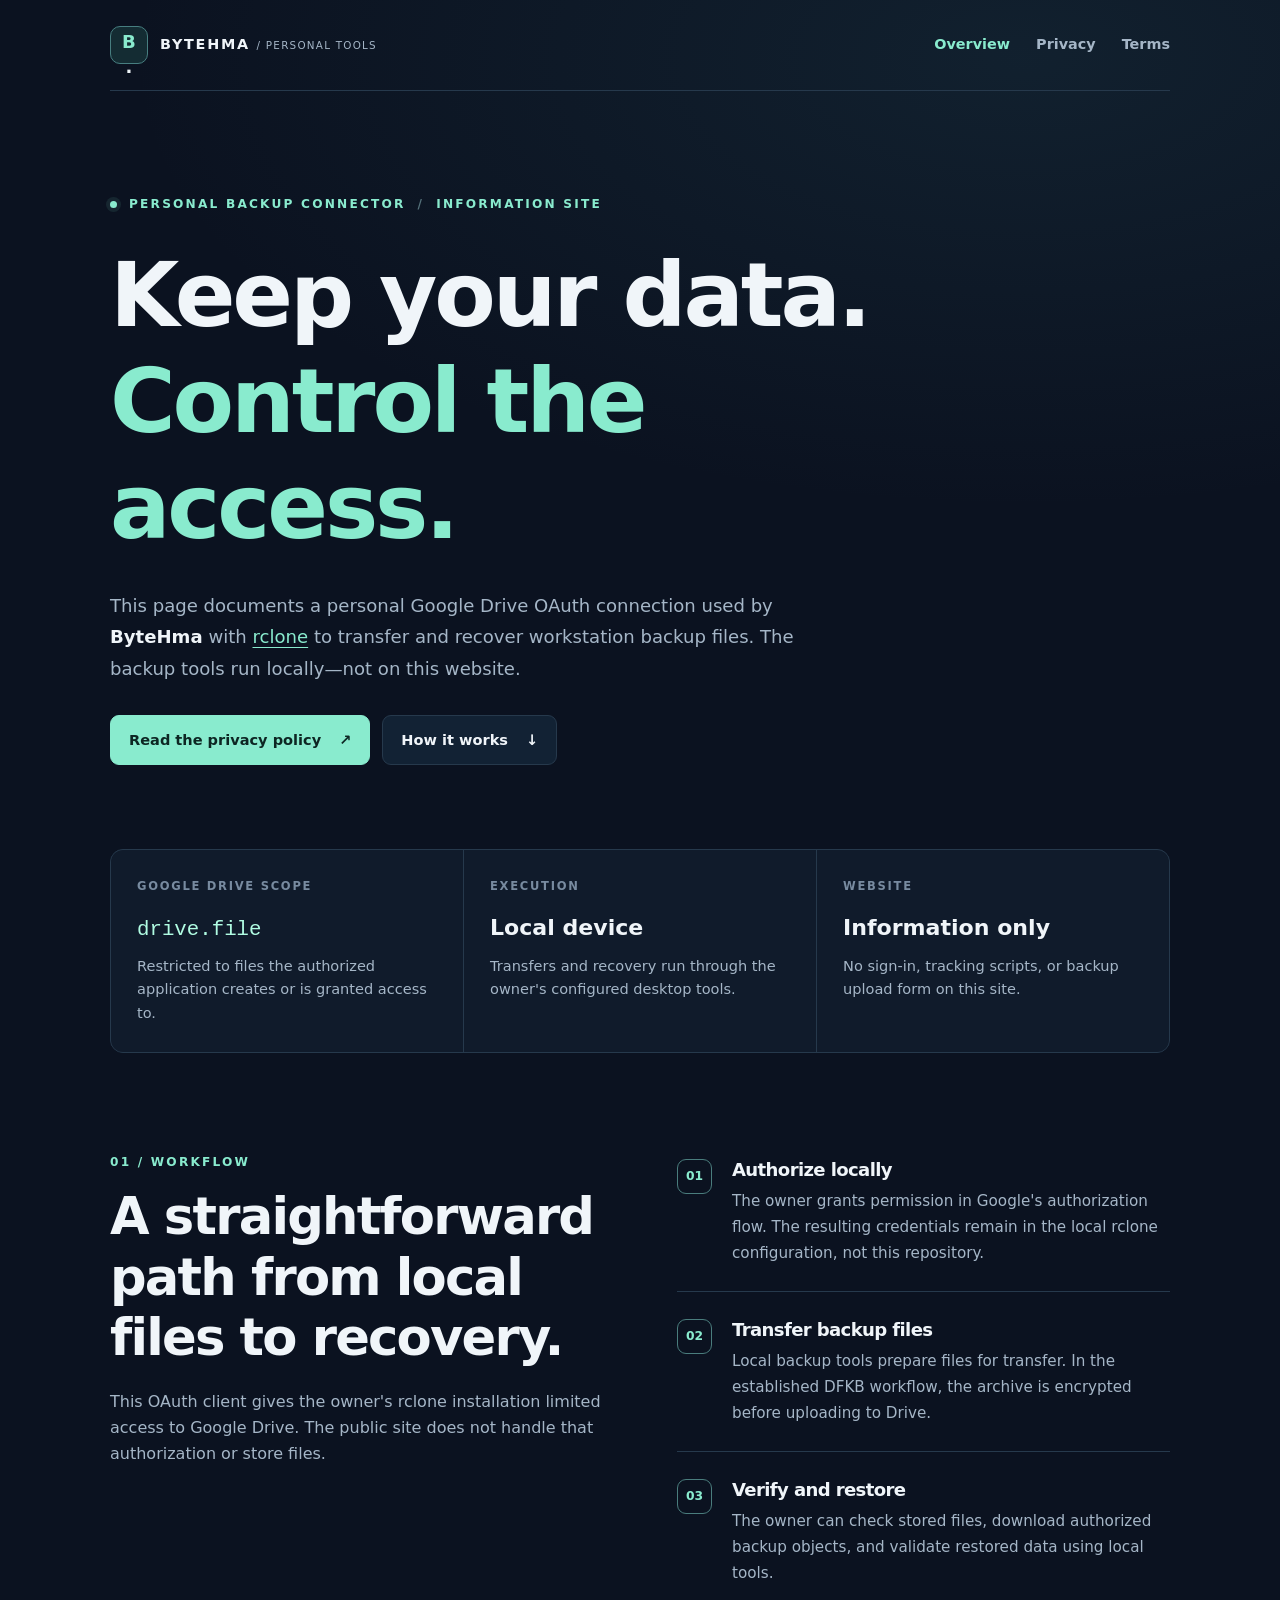
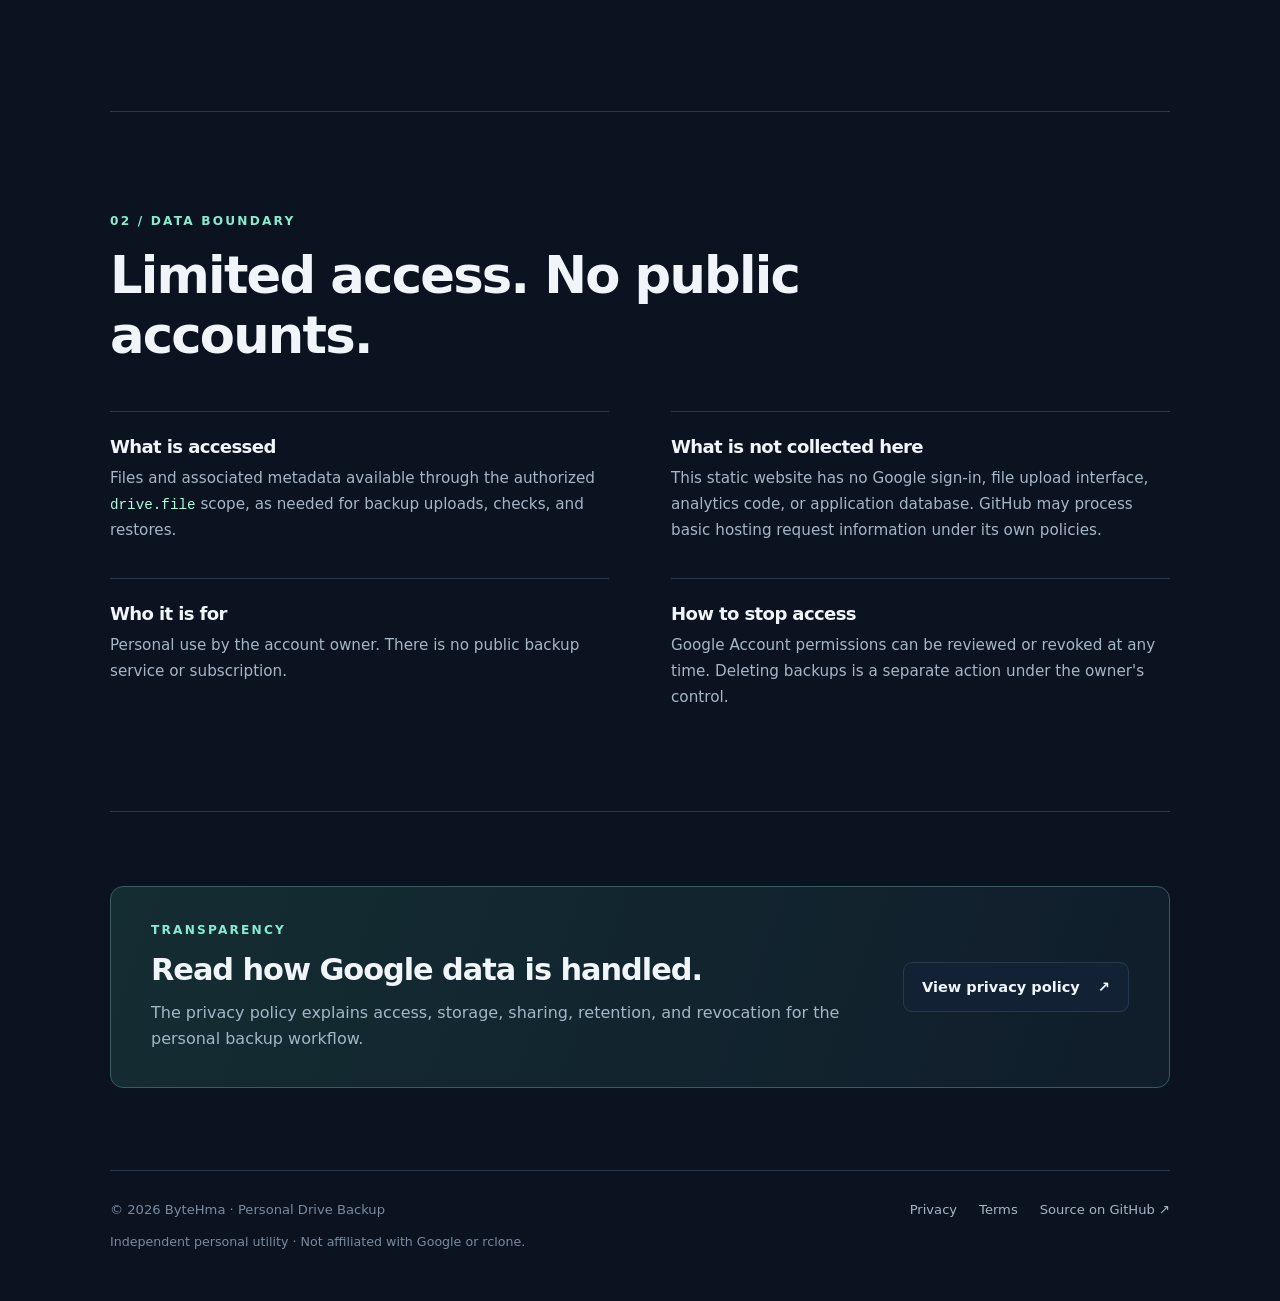
<file: index.html>
<!doctype html>
<html lang="en">
<head>
  <meta charset="utf-8">
  <meta name="viewport" content="width=device-width, initial-scale=1">
  <meta name="theme-color" content="#0b1220">
  <meta name="description" content="Information about ByteHma's personal rclone Google Drive backup connector, its limited access, and privacy practices.">
  <title>ByteHma · Personal Drive Backup</title>
  <link rel="stylesheet" href="./assets/site.css">
</head>
<body>
  <a class="skip-link" href="#main">Skip to content</a>
  <div class="site-shell">
    <header class="site-header">
      <a class="brand" href="./" aria-label="ByteHma backup homepage"><span class="brand-mark" aria-hidden="true">B<span>·</span></span><span>BYTEHMA <small>/ PERSONAL TOOLS</small></span></a>
      <nav aria-label="Main navigation"><a aria-current="page" href="./">Overview</a><a href="./privacy.html">Privacy</a><a href="./terms.html">Terms</a></nav>
    </header>
    <main id="main">
      <section class="hero" aria-labelledby="hero-title">
        <div class="eyebrow"><span class="status-dot" aria-hidden="true"></span> PERSONAL BACKUP CONNECTOR <span class="eyebrow-divider">/</span> INFORMATION SITE</div>
        <h1 id="hero-title">Keep your data.<br><span class="accent">Control the access.</span></h1>
        <p class="hero-description">This page documents a personal Google Drive OAuth connection used by <strong>ByteHma</strong> with <a href="https://rclone.org/" rel="noopener noreferrer">rclone</a> to transfer and recover workstation backup files. The backup tools run locally—not on this website.</p>
        <div class="actions"><a class="button primary" href="./privacy.html">Read the privacy policy <span aria-hidden="true">↗</span></a><a class="button secondary" href="#how-it-works">How it works <span aria-hidden="true">↓</span></a></div>
      </section>
      <section class="metric-grid" aria-label="At a glance">
        <article class="metric"><p class="metric-label">GOOGLE DRIVE SCOPE</p><p class="metric-value"><code>drive.file</code></p><p class="metric-detail">Restricted to files the authorized application creates or is granted access to.</p></article>
        <article class="metric"><p class="metric-label">EXECUTION</p><p class="metric-value">Local device</p><p class="metric-detail">Transfers and recovery run through the owner's configured desktop tools.</p></article>
        <article class="metric"><p class="metric-label">WEBSITE</p><p class="metric-value">Information only</p><p class="metric-detail">No sign-in, tracking scripts, or backup upload form on this site.</p></article>
      </section>
      <section class="section two-column" id="how-it-works" aria-labelledby="how-title">
        <div class="section-intro"><p class="section-kicker">01 / WORKFLOW</p><h2 id="how-title">A straightforward path from local files to recovery.</h2><p>This OAuth client gives the owner's rclone installation limited access to Google Drive. The public site does not handle that authorization or store files.</p></div>
        <ol class="steps">
          <li><span class="step-index">01</span><div><h3>Authorize locally</h3><p>The owner grants permission in Google's authorization flow. The resulting credentials remain in the local rclone configuration, not this repository.</p></div></li>
          <li><span class="step-index">02</span><div><h3>Transfer backup files</h3><p>Local backup tools prepare files for transfer. In the established DFKB workflow, the archive is encrypted before uploading to Drive.</p></div></li>
          <li><span class="step-index">03</span><div><h3>Verify and restore</h3><p>The owner can check stored files, download authorized backup objects, and validate restored data using local tools.</p></div></li>
        </ol>
      </section>
      <section class="section separation" aria-labelledby="access-title"><p class="section-kicker">02 / DATA BOUNDARY</p><h2 id="access-title">Limited access. No public accounts.</h2><div class="info-grid"><div><h3>What is accessed</h3><p>Files and associated metadata available through the authorized <code>drive.file</code> scope, as needed for backup uploads, checks, and restores.</p></div><div><h3>What is not collected here</h3><p>This static website has no Google sign-in, file upload interface, analytics code, or application database. GitHub may process basic hosting request information under its own policies.</p></div><div><h3>Who it is for</h3><p>Personal use by the account owner. There is no public backup service or subscription.</p></div><div><h3>How to stop access</h3><p>Google Account permissions can be reviewed or revoked at any time. Deleting backups is a separate action under the owner's control.</p></div></div></section>
      <section class="notice" aria-labelledby="notice-title"><div><p class="section-kicker">TRANSPARENCY</p><h2 id="notice-title">Read how Google data is handled.</h2><p>The privacy policy explains access, storage, sharing, retention, and revocation for the personal backup workflow.</p></div><a class="button secondary" href="./privacy.html">View privacy policy <span aria-hidden="true">↗</span></a></section>
    </main>
    <footer class="site-footer"><span>© 2026 ByteHma · Personal Drive Backup</span><div><a href="./privacy.html">Privacy</a><a href="./terms.html">Terms</a><a href="https://github.com/ByteHma/symmetrical-octo-couscous" rel="noopener noreferrer">Source on GitHub ↗</a></div><p>Independent personal utility · Not affiliated with Google or rclone.</p></footer>
  </div>
</body>
</html>
</file>
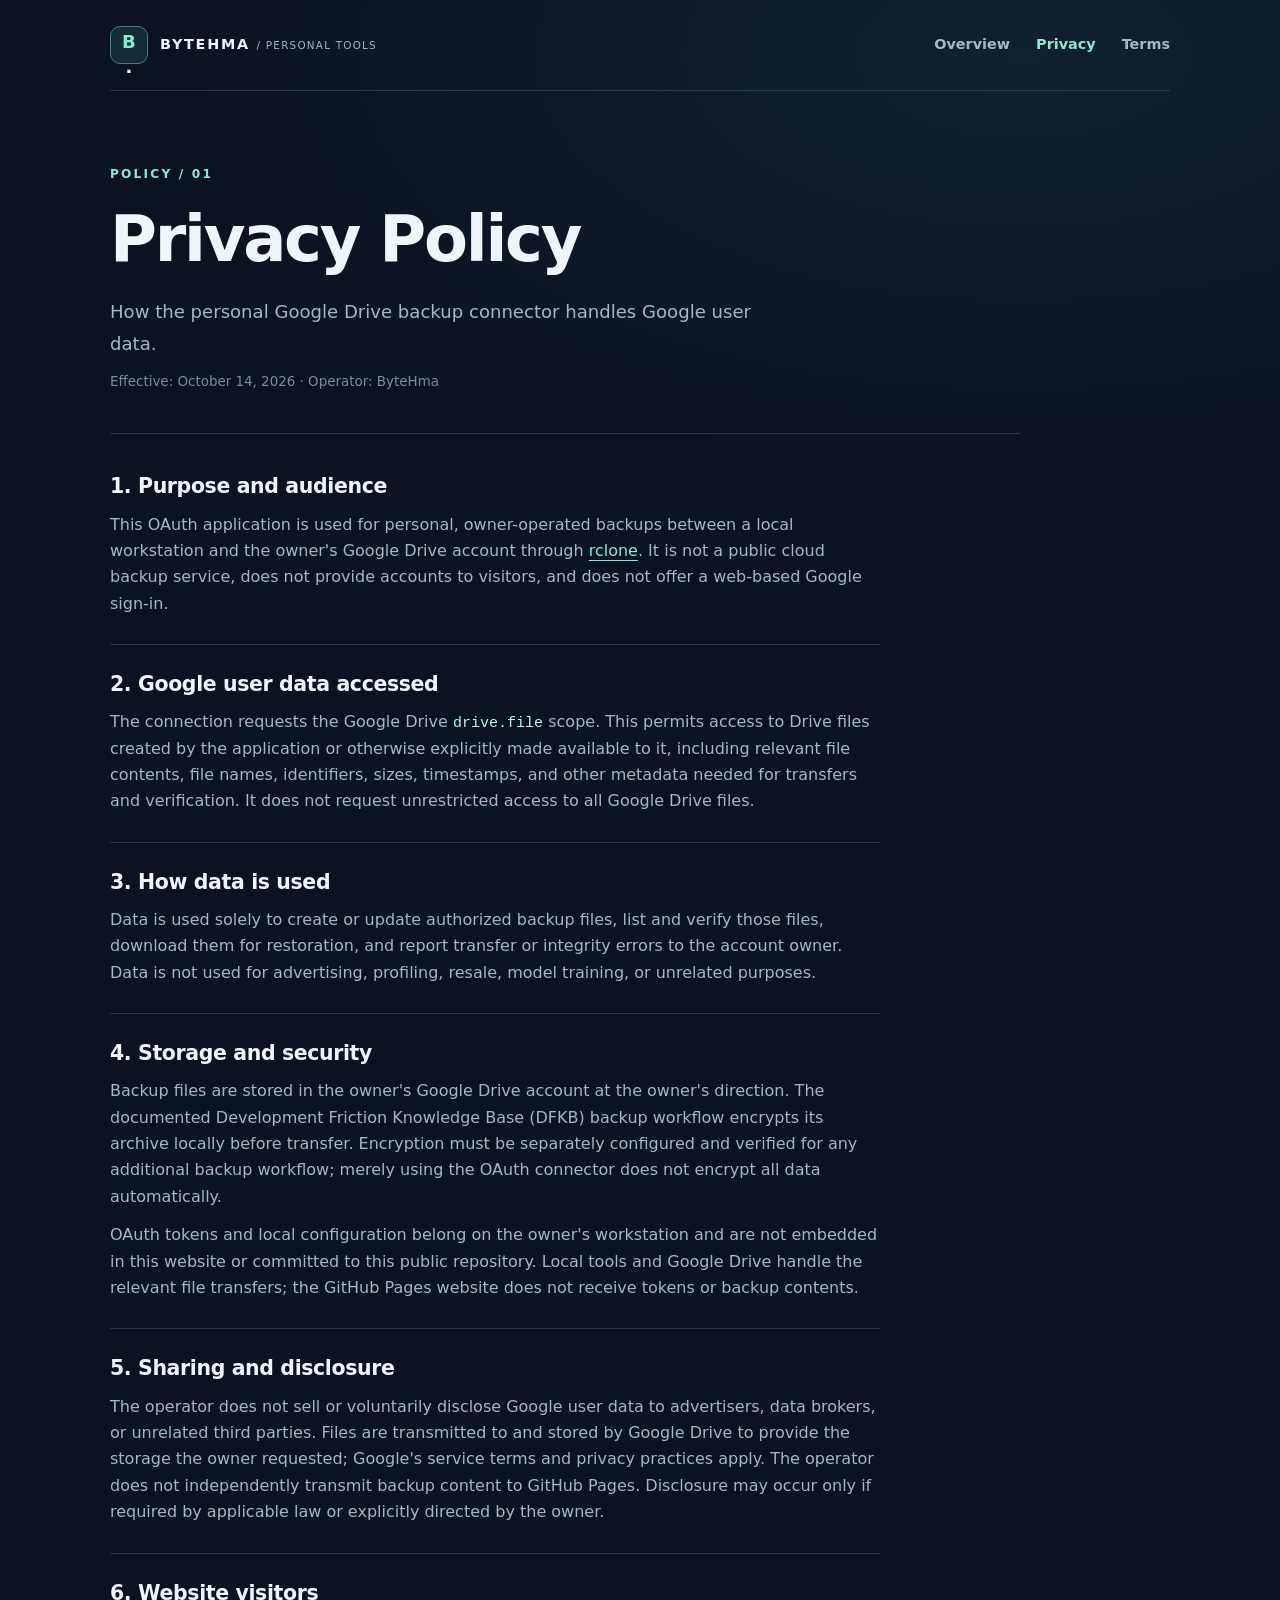
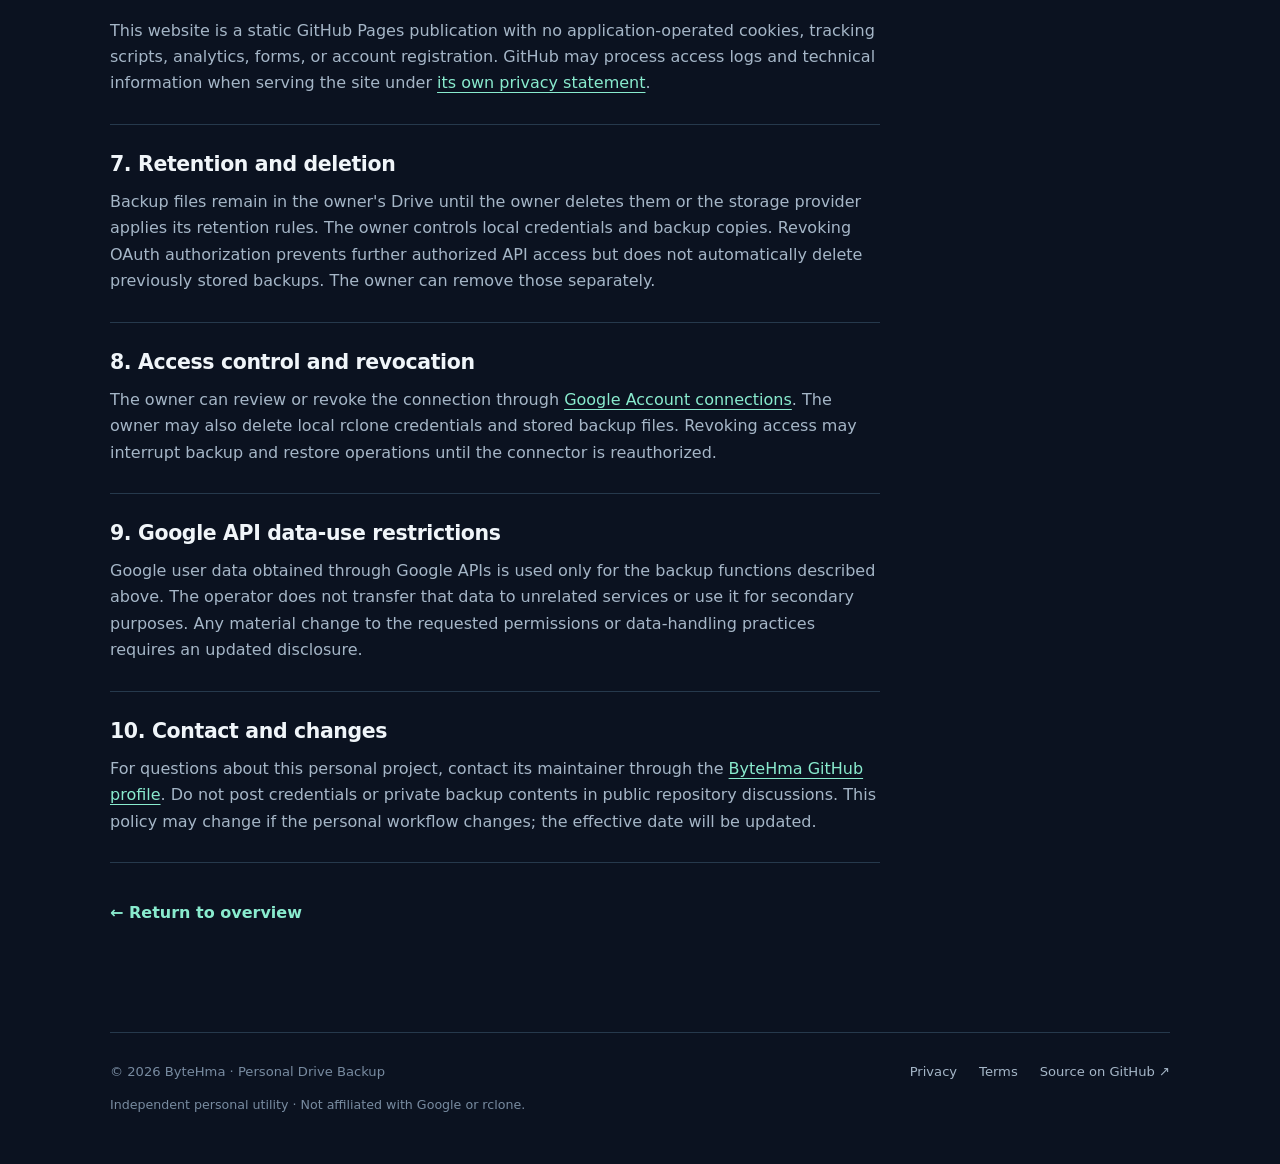
<file: privacy.html>
<!doctype html>
<html lang="en">
<head>
  <meta charset="utf-8">
  <meta name="viewport" content="width=device-width, initial-scale=1">
  <meta name="theme-color" content="#0b1220">
  <meta name="description" content="How ByteHma's personal rclone Google Drive backup connector accesses, uses, stores, and protects Google user data.">
  <title>Privacy Policy · ByteHma Personal Drive Backup</title>
  <link rel="stylesheet" href="./assets/site.css">
</head>
<body>
  <a class="skip-link" href="#main">Skip to content</a>
  <div class="site-shell">
    <header class="site-header"><a class="brand" href="./" aria-label="ByteHma backup homepage"><span class="brand-mark" aria-hidden="true">B<span>·</span></span><span>BYTEHMA <small>/ PERSONAL TOOLS</small></span></a><nav aria-label="Main navigation"><a href="./">Overview</a><a aria-current="page" href="./privacy.html">Privacy</a><a href="./terms.html">Terms</a></nav></header>
    <main id="main" class="document">
      <div class="document-heading"><p class="section-kicker">POLICY / 01</p><h1>Privacy Policy</h1><p class="lead">How the personal Google Drive backup connector handles Google user data.</p><p class="updated">Effective: October 14, 2026 · Operator: ByteHma</p></div>
      <div class="document-content">
        <section><h2>1. Purpose and audience</h2><p>This OAuth application is used for personal, owner-operated backups between a local workstation and the owner's Google Drive account through <a href="https://rclone.org/" rel="noopener noreferrer">rclone</a>. It is not a public cloud backup service, does not provide accounts to visitors, and does not offer a web-based Google sign-in.</p></section>
        <section><h2>2. Google user data accessed</h2><p>The connection requests the Google Drive <code>drive.file</code> scope. This permits access to Drive files created by the application or otherwise explicitly made available to it, including relevant file contents, file names, identifiers, sizes, timestamps, and other metadata needed for transfers and verification. It does not request unrestricted access to all Google Drive files.</p></section>
        <section><h2>3. How data is used</h2><p>Data is used solely to create or update authorized backup files, list and verify those files, download them for restoration, and report transfer or integrity errors to the account owner. Data is not used for advertising, profiling, resale, model training, or unrelated purposes.</p></section>
        <section><h2>4. Storage and security</h2><p>Backup files are stored in the owner's Google Drive account at the owner's direction. The documented Development Friction Knowledge Base (DFKB) backup workflow encrypts its archive locally before transfer. Encryption must be separately configured and verified for any additional backup workflow; merely using the OAuth connector does not encrypt all data automatically.</p><p>OAuth tokens and local configuration belong on the owner's workstation and are not embedded in this website or committed to this public repository. Local tools and Google Drive handle the relevant file transfers; the GitHub Pages website does not receive tokens or backup contents.</p></section>
        <section><h2>5. Sharing and disclosure</h2><p>The operator does not sell or voluntarily disclose Google user data to advertisers, data brokers, or unrelated third parties. Files are transmitted to and stored by Google Drive to provide the storage the owner requested; Google's service terms and privacy practices apply. The operator does not independently transmit backup content to GitHub Pages. Disclosure may occur only if required by applicable law or explicitly directed by the owner.</p></section>
        <section><h2>6. Website visitors</h2><p>This website is a static GitHub Pages publication with no application-operated cookies, tracking scripts, analytics, forms, or account registration. GitHub may process access logs and technical information when serving the site under <a href="https://docs.github.com/en/site-policy/privacy-policies/github-general-privacy-statement" rel="noopener noreferrer">its own privacy statement</a>.</p></section>
        <section><h2>7. Retention and deletion</h2><p>Backup files remain in the owner's Drive until the owner deletes them or the storage provider applies its retention rules. The owner controls local credentials and backup copies. Revoking OAuth authorization prevents further authorized API access but does not automatically delete previously stored backups. The owner can remove those separately.</p></section>
        <section><h2>8. Access control and revocation</h2><p>The owner can review or revoke the connection through <a href="https://myaccount.google.com/connections" rel="noopener noreferrer">Google Account connections</a>. The owner may also delete local rclone credentials and stored backup files. Revoking access may interrupt backup and restore operations until the connector is reauthorized.</p></section>
        <section><h2>9. Google API data-use restrictions</h2><p>Google user data obtained through Google APIs is used only for the backup functions described above. The operator does not transfer that data to unrelated services or use it for secondary purposes. Any material change to the requested permissions or data-handling practices requires an updated disclosure.</p></section>
        <section><h2>10. Contact and changes</h2><p>For questions about this personal project, contact its maintainer through the <a href="https://github.com/ByteHma" rel="noopener noreferrer">ByteHma GitHub profile</a>. Do not post credentials or private backup contents in public repository discussions. This policy may change if the personal workflow changes; the effective date will be updated.</p></section>
      </div>
      <p class="back-link"><a href="./">← Return to overview</a></p>
    </main>
    <footer class="site-footer"><span>© 2026 ByteHma · Personal Drive Backup</span><div><a href="./privacy.html" aria-current="page">Privacy</a><a href="./terms.html">Terms</a><a href="https://github.com/ByteHma/symmetrical-octo-couscous" rel="noopener noreferrer">Source on GitHub ↗</a></div><p>Independent personal utility · Not affiliated with Google or rclone.</p></footer>
  </div>
</body>
</html>
</file>
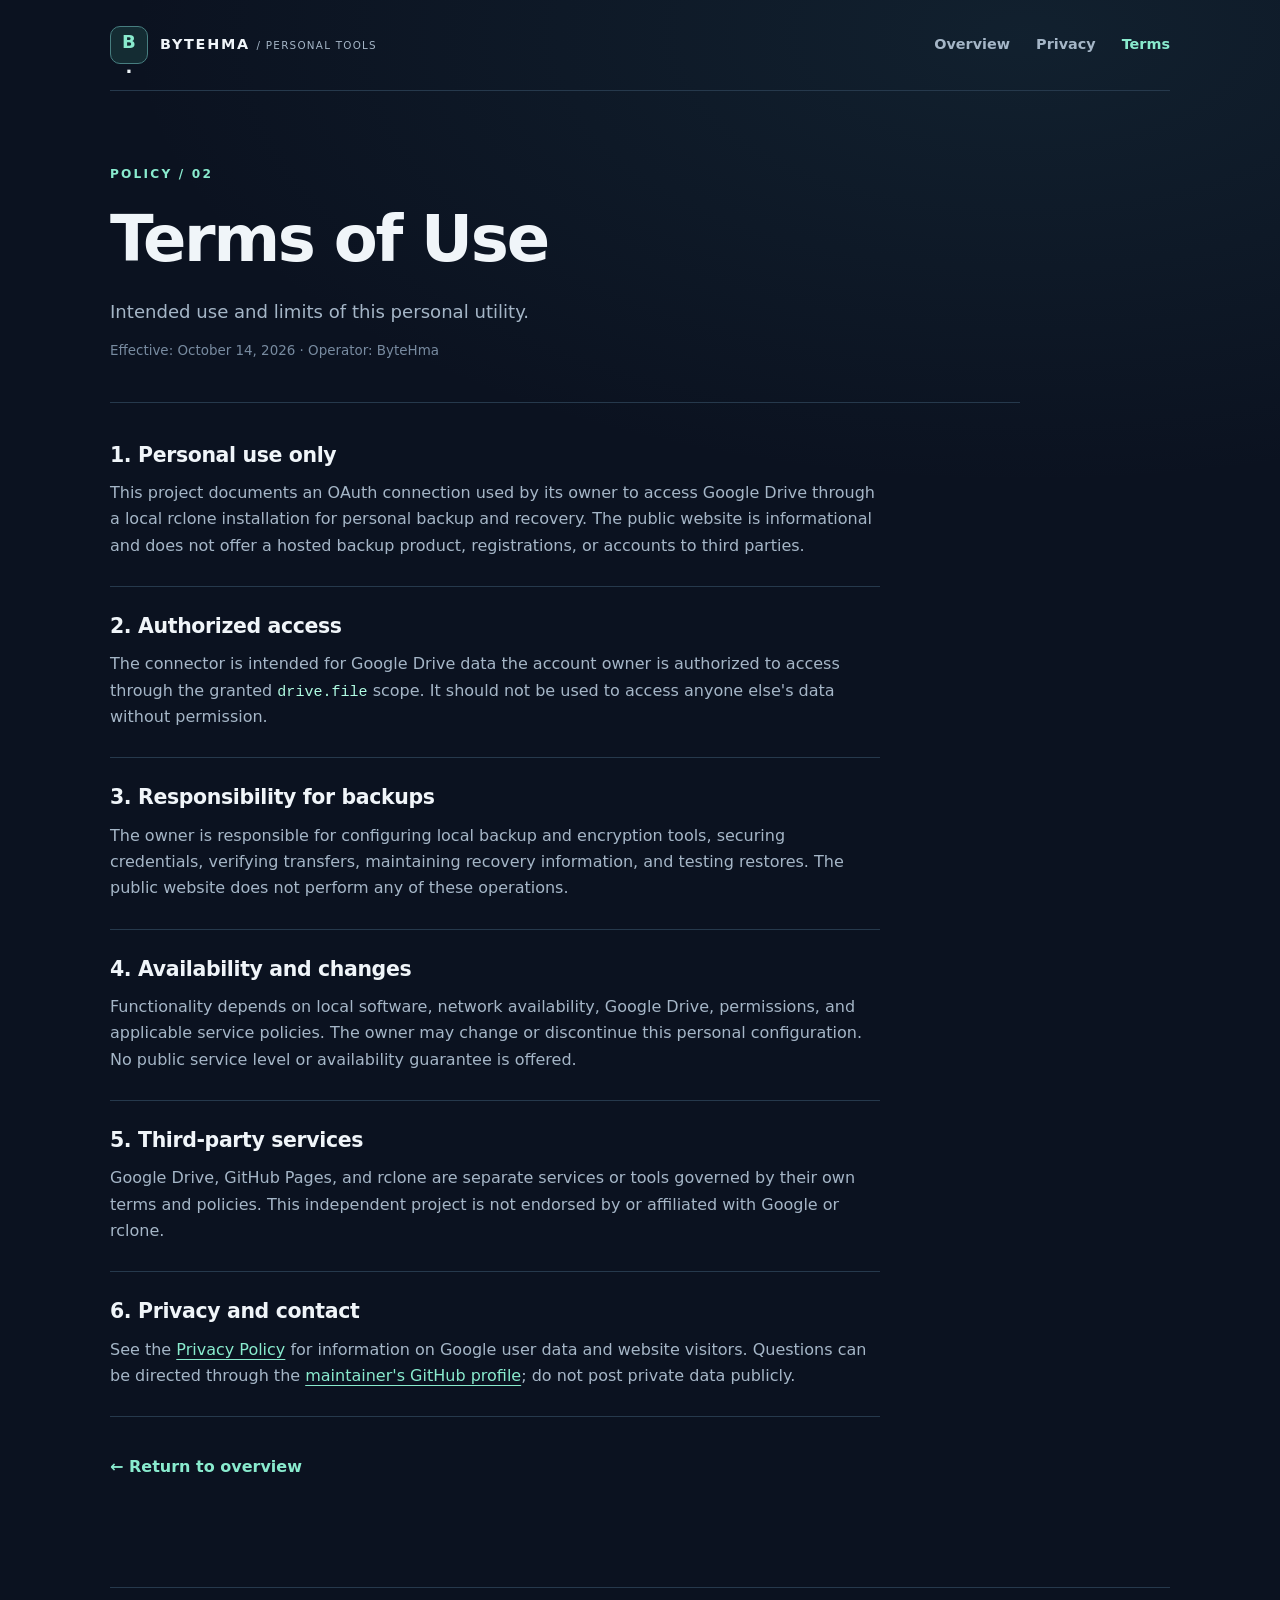
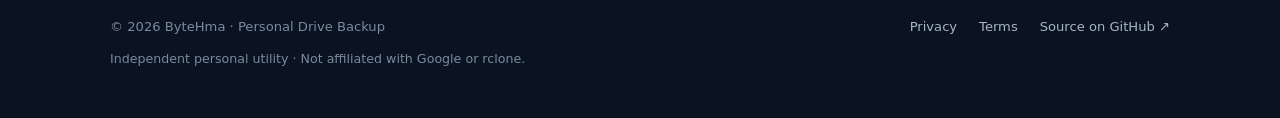
<file: terms.html>
<!doctype html>
<html lang="en">
<head>
  <meta charset="utf-8">
  <meta name="viewport" content="width=device-width, initial-scale=1">
  <meta name="theme-color" content="#0b1220">
  <meta name="description" content="Terms and usage information for ByteHma's personal Google Drive backup connector.">
  <title>Terms of Use · ByteHma Personal Drive Backup</title>
  <link rel="stylesheet" href="./assets/site.css">
</head>
<body>
  <a class="skip-link" href="#main">Skip to content</a>
  <div class="site-shell">
    <header class="site-header"><a class="brand" href="./" aria-label="ByteHma backup homepage"><span class="brand-mark" aria-hidden="true">B<span>·</span></span><span>BYTEHMA <small>/ PERSONAL TOOLS</small></span></a><nav aria-label="Main navigation"><a href="./">Overview</a><a href="./privacy.html">Privacy</a><a aria-current="page" href="./terms.html">Terms</a></nav></header>
    <main id="main" class="document">
      <div class="document-heading"><p class="section-kicker">POLICY / 02</p><h1>Terms of Use</h1><p class="lead">Intended use and limits of this personal utility.</p><p class="updated">Effective: October 14, 2026 · Operator: ByteHma</p></div>
      <div class="document-content">
        <section><h2>1. Personal use only</h2><p>This project documents an OAuth connection used by its owner to access Google Drive through a local rclone installation for personal backup and recovery. The public website is informational and does not offer a hosted backup product, registrations, or accounts to third parties.</p></section>
        <section><h2>2. Authorized access</h2><p>The connector is intended for Google Drive data the account owner is authorized to access through the granted <code>drive.file</code> scope. It should not be used to access anyone else's data without permission.</p></section>
        <section><h2>3. Responsibility for backups</h2><p>The owner is responsible for configuring local backup and encryption tools, securing credentials, verifying transfers, maintaining recovery information, and testing restores. The public website does not perform any of these operations.</p></section>
        <section><h2>4. Availability and changes</h2><p>Functionality depends on local software, network availability, Google Drive, permissions, and applicable service policies. The owner may change or discontinue this personal configuration. No public service level or availability guarantee is offered.</p></section>
        <section><h2>5. Third-party services</h2><p>Google Drive, GitHub Pages, and rclone are separate services or tools governed by their own terms and policies. This independent project is not endorsed by or affiliated with Google or rclone.</p></section>
        <section><h2>6. Privacy and contact</h2><p>See the <a href="./privacy.html">Privacy Policy</a> for information on Google user data and website visitors. Questions can be directed through the <a href="https://github.com/ByteHma" rel="noopener noreferrer">maintainer's GitHub profile</a>; do not post private data publicly.</p></section>
      </div>
      <p class="back-link"><a href="./">← Return to overview</a></p>
    </main>
    <footer class="site-footer"><span>© 2026 ByteHma · Personal Drive Backup</span><div><a href="./privacy.html">Privacy</a><a href="./terms.html" aria-current="page">Terms</a><a href="https://github.com/ByteHma/symmetrical-octo-couscous" rel="noopener noreferrer">Source on GitHub ↗</a></div><p>Independent personal utility · Not affiliated with Google or rclone.</p></footer>
  </div>
</body>
</html>
</file>
<file: assets/site.css>
:root{color-scheme:dark;--bg:#0b1220;--panel:#101b2b;--panel2:#132235;--line:#26394c;--text:#f0f5f9;--muted:#a5b6c7;--faint:#788ba0;--accent:#89ebce;--accent-strong:#b0fce2;--max:1120px}
*{box-sizing:border-box}html{scroll-behavior:smooth}body{margin:0;min-height:100vh;background:radial-gradient(ellipse 70% 450px at 80% 2%,rgba(53,115,130,.15),transparent),var(--bg);color:var(--text);font:16px/1.65 system-ui,-apple-system,BlinkMacSystemFont,"Segoe UI",sans-serif;-webkit-font-smoothing:antialiased}a{color:var(--accent);text-underline-offset:4px}a:hover{color:var(--accent-strong)}a:focus-visible{outline:2px solid var(--accent);outline-offset:4px;border-radius:3px}code{font: .94em ui-monospace,SFMono-Regular,Consolas,monospace;color:var(--accent-strong);overflow-wrap:anywhere}.site-shell{max-width:var(--max);padding:0 30px;margin:0 auto}.skip-link{position:absolute;left:12px;top:-70px;padding:10px 15px;background:#fff;color:#0a1621;z-index:10}.skip-link:focus{top:12px}
.site-header{display:flex;align-items:center;justify-content:space-between;gap:26px;padding:26px 0;border-bottom:1px solid var(--line)}.brand{display:flex;align-items:center;gap:12px;color:var(--text);text-decoration:none;font-size:.9rem;letter-spacing:.12em;font-weight:800;white-space:nowrap}.brand:hover{color:var(--text)}.brand small{font-size:.72em;font-weight:500;color:var(--muted);letter-spacing:.12em}.brand-mark{display:grid;place-items:center;flex:none;width:38px;height:38px;border:1px solid #477e80;background:#142c33;border-radius:10px;color:var(--accent);font-size:1.13rem;letter-spacing:0}.brand-mark span{color:#edf4f7}.site-header nav{display:flex;flex-wrap:wrap;gap:26px}.site-header nav a{color:var(--muted);font-size:.9rem;text-decoration:none;font-weight:600}.site-header nav a:hover,.site-header nav a[aria-current=page]{color:var(--accent)}
.hero{padding:104px 0 84px;max-width:830px}.eyebrow,.section-kicker{font-size:.76rem;letter-spacing:.18em;font-weight:800;color:var(--accent);line-height:1.6}.eyebrow{display:flex;align-items:center;gap:12px;flex-wrap:wrap}.eyebrow-divider{color:#54717a}.status-dot{display:inline-block;width:7px;height:7px;background:var(--accent);border-radius:50%;box-shadow:0 0 0 4px rgba(137,235,206,.09)}h1,h2,h3,p{margin-top:0}h1,h2,h3{line-height:1.18;letter-spacing:-.035em}h1{font-size:clamp(3.25rem,7vw,6.15rem);font-weight:740;margin:29px 0}.accent{color:var(--accent)}.hero-description,.lead{max-width:690px;color:var(--muted);font-size:1.13rem;line-height:1.75}.hero-description strong{color:var(--text);font-weight:650}.actions{display:flex;gap:12px;flex-wrap:wrap;margin-top:31px}.button{display:inline-flex;gap:18px;align-items:center;justify-content:space-between;padding:12px 18px;border:1px solid var(--line);border-radius:9px;min-height:48px;text-decoration:none;font-weight:750;font-size:.91rem}.button.primary{color:#0d2623;background:var(--accent);border-color:var(--accent)}.button.primary:hover{background:var(--accent-strong)}.button.secondary{background:#122234;color:var(--text)}.button.secondary:hover{border-color:var(--accent);color:var(--accent)}
.metric-grid{display:grid;grid-template-columns:repeat(3,minmax(0,1fr));gap:1px;background:var(--line);border:1px solid var(--line);border-radius:13px;overflow:hidden}.metric{background:var(--panel);padding:27px 26px 28px}.metric-label{font-size:.72rem;letter-spacing:.15em;color:var(--faint);font-weight:800;margin-bottom:18px}.metric-value{font-size:1.38rem;font-weight:750;line-height:1.25;margin-bottom:12px}.metric-detail{font-size:.91rem;color:var(--muted);line-height:1.6;margin:0}
.section{padding:100px 0;border-bottom:1px solid var(--line)}.two-column{display:grid;grid-template-columns:1fr 1fr;gap:74px}.section h2,.notice h2{font-size:clamp(2rem,4vw,3.2rem);margin:14px 0 21px}.section-intro>p:last-child,.notice p:not(.section-kicker){color:var(--muted)}.steps{list-style:none;padding:0;margin:6px 0 0}.steps li{display:flex;gap:20px;margin-bottom:27px;padding-bottom:24px;border-bottom:1px solid var(--line)}.steps li:last-child{border:0;margin-bottom:0}.step-index{display:inline-flex;align-items:center;justify-content:center;flex-shrink:0;width:35px;height:35px;border:1px solid #4a7d7d;border-radius:9px;font-size:.77rem;font-weight:800;color:var(--accent)}h3{font-size:1.13rem;margin-bottom:9px}.steps p,.info-grid p{font-size:.95rem;color:var(--muted);line-height:1.7;margin-bottom:0}.separation h2{max-width:720px}.info-grid{display:grid;grid-template-columns:1fr 1fr;gap:34px 62px;margin-top:45px}.info-grid>div{border-top:1px solid var(--line);padding-top:24px}.notice{display:flex;align-items:center;justify-content:space-between;gap:25px;border:1px solid #355d63;background:linear-gradient(110deg,#142d32,#101d2b);padding:34px 40px;border-radius:13px;margin:74px 0 82px}.notice h2{font-size:1.9rem;margin:11px 0 12px}.notice p:last-child{margin-bottom:0}.notice .button{flex-shrink:0}
.site-footer{display:flex;justify-content:space-between;flex-wrap:wrap;gap:12px 28px;padding:28px 0 48px;border-top:1px solid var(--line);font-size:.82rem;color:var(--faint)}.site-footer div{display:flex;flex-wrap:wrap;gap:22px}.site-footer a{color:var(--muted);text-decoration:none}.site-footer a:hover{color:var(--accent)}.site-footer>p{flex-basis:100%;font-size:.79rem;margin:0;color:var(--faint)}
.document{max-width:910px;padding-top:74px;padding-bottom:90px}.document-heading{border-bottom:1px solid var(--line);padding-bottom:40px;margin-bottom:40px}.document-heading h1{font-size:clamp(2.8rem,5vw,4.7rem);margin:18px 0}.document-heading .lead{margin-bottom:12px}.updated{font-size:.84rem;color:var(--faint);margin:0}.document-content{max-width:770px}.document-content section{padding:27px 0;border-bottom:1px solid var(--line)}.document-content section:first-child{padding-top:0}.document-content h2{font-size:1.28rem;letter-spacing:-.018em;margin:0 0 13px}.document-content p{color:var(--muted);margin:0 0 12px}.document-content p:last-child{margin-bottom:0}.back-link{margin-top:37px}.back-link a{text-decoration:none;font-weight:750}
@media(max-width:760px){.site-shell{padding:0 20px}.site-header{align-items:flex-start;flex-direction:column;gap:18px}.site-header nav{gap:22px}.hero{padding:70px 0 56px}.hero h1{font-size:clamp(3rem,10vw,4.5rem)}.metric-grid{grid-template-columns:1fr}.metric{padding:20px 22px}.metric-label{margin-bottom:8px}.metric-detail{max-width:430px}.two-column,.info-grid{grid-template-columns:1fr;gap:27px}.section{padding:68px 0}.steps{margin-top:8px}.notice{flex-direction:column;align-items:flex-start;padding:28px;margin:48px 0 60px}.document{padding-top:48px;padding-bottom:50px}}@media(max-width:420px){.brand small{font-size:.65em}.hero h1{font-size:2.8rem}.eyebrow{font-size:.66rem}.notice .button{width:100%}.site-footer{gap:20px}}@media(prefers-reduced-motion:reduce){html{scroll-behavior:auto}}
</file>
